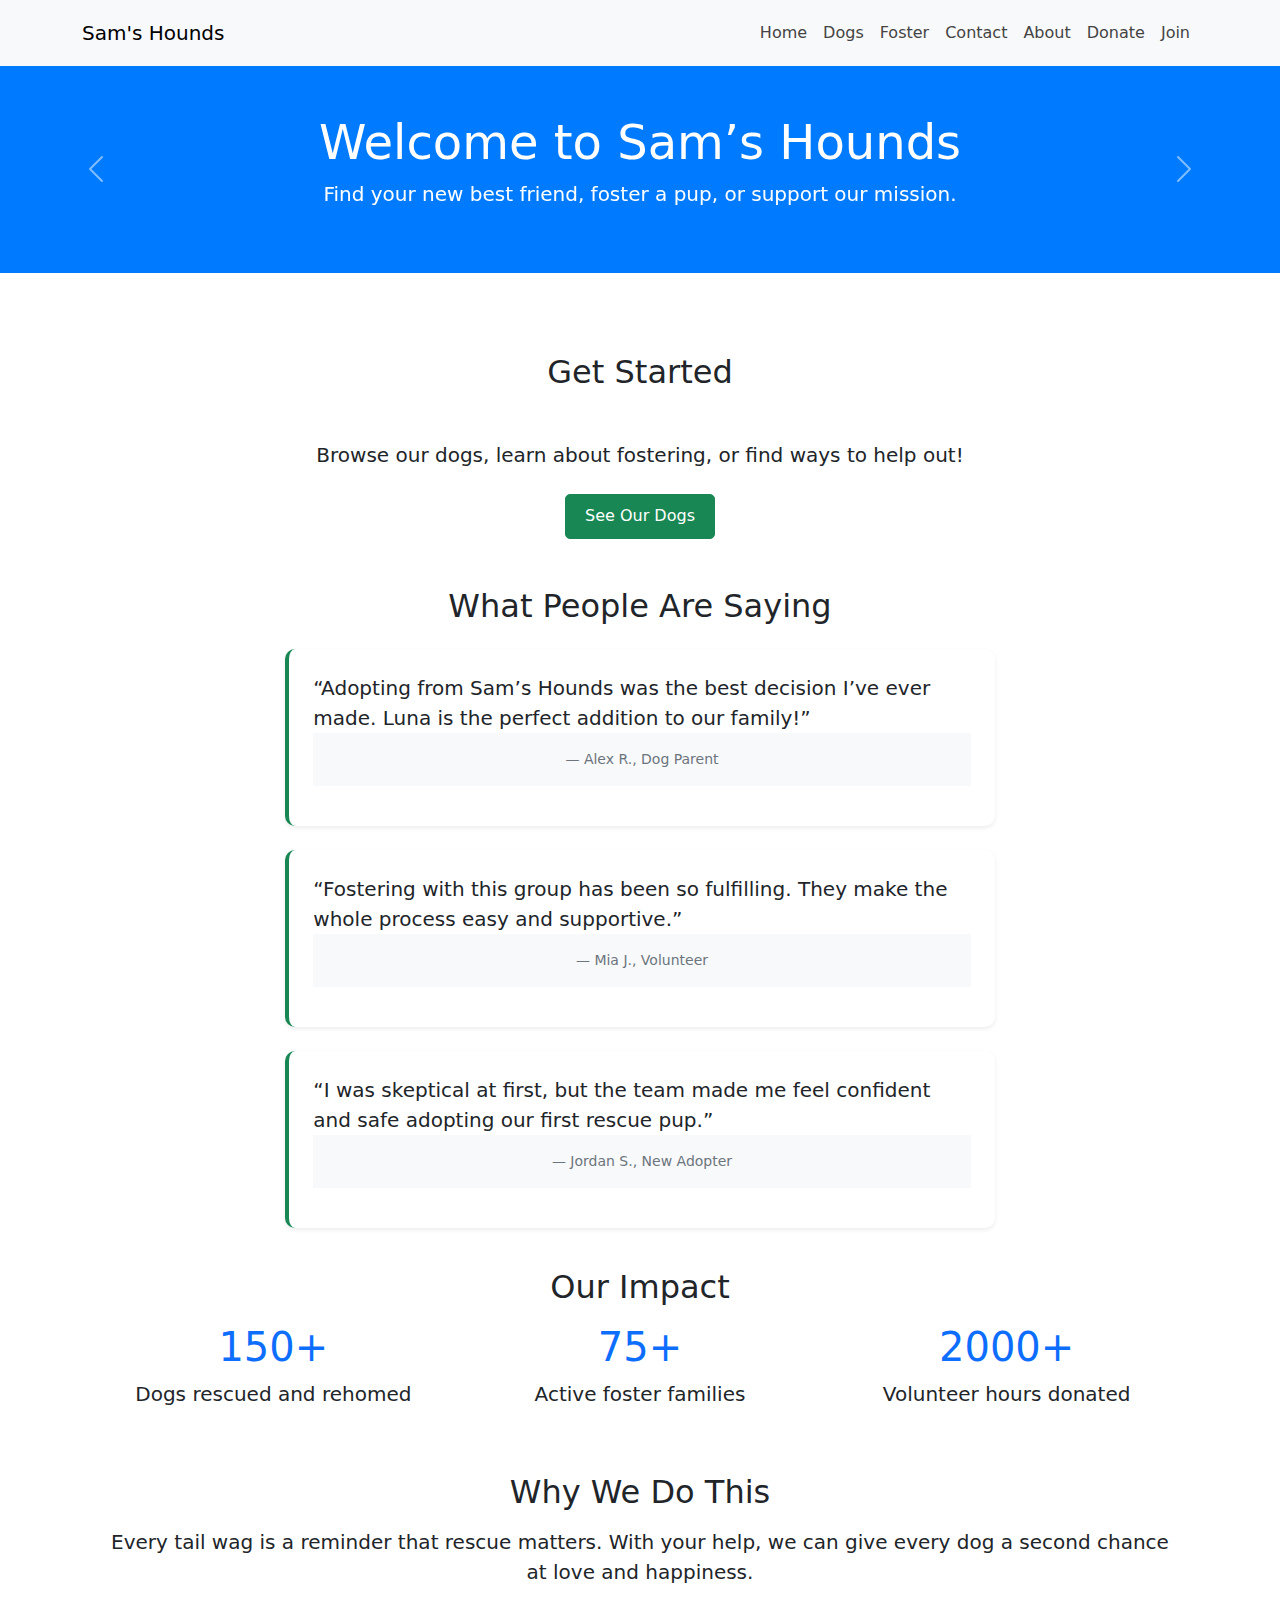
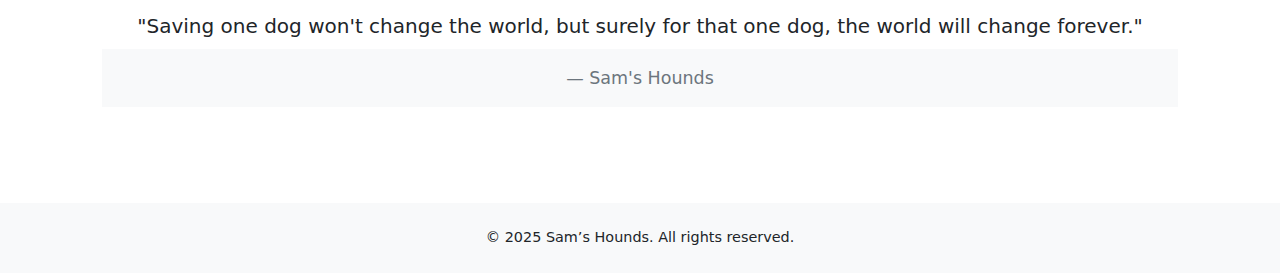
<file: index.html>
<!-- adapted this code from ChatGPT and Bootstrap documentation -->
<!DOCTYPE html>
<html lang="en">
<head>
  <meta charset="UTF-8" />
  <meta name="viewport" content="width=device-width, initial-scale=1.0" />
  <title>Sam's Hounds</title>

  <!-- Bootstrap CSS -->
  <link href="https://cdn.jsdelivr.net/npm/bootstrap@5.3.0/dist/css/bootstrap.min.css" rel="stylesheet" />
  <link rel="stylesheet" href="style.css" />

  <style>
    /* Background image */
    body {
      background-image: url('https://www.travelandleisure.com/thmb/k8XtvMdZYniqxtQYS--CisfbIp0=/1500x0/filters:no_upscale():max_bytes(150000):strip_icc()/TAL-header-wildflowers-crested-butte-colorado-COFLOWERS0424-a35f8aa3de75417ca1a98417835c2a58.jpg');
      background-size: cover;
      background-position: center;
      background-repeat: no-repeat;
      background-attachment: fixed;
    }

    .overlay {
      background-color: rgba(255, 255, 255, 0.85);
      padding: 2rem;
      border-radius: 10px;
    }

    .testimonial-card {
      background: white;
      border-left: 4px solid #198754;
      padding: 1.5rem;
      border-radius: 10px;
      margin-bottom: 1.5rem;
    }
  </style>
</head>
<body>

  <!-- Navbar -->
  <nav class="navbar navbar-expand-lg navbar-light bg-light">
    <div class="container">
      <a class="navbar-brand" href="index.html">Sam's Hounds</a>
      <button class="navbar-toggler" type="button" data-bs-toggle="collapse" data-bs-target="#navbarNav">
        <span class="navbar-toggler-icon"></span>
      </button>
      <div class="collapse navbar-collapse" id="navbarNav">
        <ul class="navbar-nav ms-auto">
          <li class="nav-item"><a class="nav-link" href="index.html">Home</a></li>
          <li class="nav-item"><a class="nav-link" href="dogs.html">Dogs</a></li>
          <li class="nav-item"><a class="nav-link" href="foster.html">Foster</a></li>
          <li class="nav-item"><a class="nav-link" href="contact.html">Contact</a></li>
          <li class="nav-item"><a class="nav-link" href="about.html">About</a></li>
          <li class="nav-item"><a class="nav-link" href="donate.html">Donate</a></li>
          <li class="nav-item"><a class="nav-link" href="join.html">Join</a></li>
        </ul>
      </div>
    </div>
  </nav>

  <!-- Hero Carousel Section -->
  <div id="heroCarousel" class="carousel slide" data-bs-ride="carousel">
    <div class="carousel-inner text-white text-center" style="background-color: #007bff;">
      <div class="carousel-item active py-5">
        <h1 class="display-5">Welcome to Sam’s Hounds</h1>
        <p class="lead">Find your new best friend, foster a pup, or support our mission.</p>
      </div>
      <div class="carousel-item py-5">
        <h1 class="display-5">Over 150 Dogs Rehomed!</h1>
        <p class="lead">Join our community of adopters and fosters changing lives.</p>
      </div>
      <div class="carousel-item py-5">
        <h1 class="display-5">Volunteer. Foster. Donate.</h1>
        <p class="lead">Every action makes a tail wag. Get involved today!</p>
      </div>
    </div>

    <!-- Carousel controls -->
    <button class="carousel-control-prev" type="button" data-bs-target="#heroCarousel" data-bs-slide="prev">
      <span class="carousel-control-prev-icon"></span>
    </button>
    <button class="carousel-control-next" type="button" data-bs-target="#heroCarousel" data-bs-slide="next">
      <span class="carousel-control-next-icon"></span>
    </button>
  </div>

  <!-- Main Content Overlay -->
  <main class="container my-5 overlay">
    
    <!-- Get Started -->
    <section class="text-center mb-5">
      <h2 class="mb-5">Get Started</h2>
      <p class="mb-4 fs-5">Browse our dogs, learn about fostering, or find ways to help out!</p>
      <a href="dogs.html" class="btn btn-success btn-lg">See Our Dogs</a>
    </section>

    <!-- Testimonials -->
    <section class="mb-3">
      <h2 class="text-center mb-4">What People Are Saying</h2>
      <div class="row justify-content-center">
        <div class="col-md-8">
          <div class="testimonial-card shadow-sm">
            <p class="fs-5">“Adopting from Sam’s Hounds was the best decision I’ve ever made. Luna is the perfect addition to our family!”</p>
            <footer class="blockquote-footer">Alex R., Dog Parent</footer>
          </div>
          <div class="testimonial-card shadow-sm">
            <p class="fs-5">“Fostering with this group has been so fulfilling. They make the whole process easy and supportive.”</p>
            <footer class="blockquote-footer">Mia J., Volunteer</footer>
          </div>
          <div class="testimonial-card shadow-sm">
            <p class="fs-5">“I was skeptical at first, but the team made me feel confident and safe adopting our first rescue pup.”</p>
            <footer class="blockquote-footer">Jordan S., New Adopter</footer>
          </div>
        </div>
      </div>
    </section>

    <!-- Our Impact -->
    <section class="text-center mb-5">
      <h2 class="mb-3">Our Impact</h2>
      <div class="row justify-content-center">
        <div class="col-md-4">
          <h3 class="text-primary display-6">150+</h3>
          <p class="fs-5">Dogs rescued and rehomed</p>
        </div>
        <div class="col-md-4">
          <h3 class="text-primary display-6">75+</h3>
          <p class="fs-5">Active foster families</p>
        </div>
        <div class="col-md-4">
          <h3 class="text-primary display-6">2000+</h3>
          <p class="fs-5">Volunteer hours donated</p>
        </div>
      </div>
    </section>

    <!-- Why We Do This -->
    <section class="text-center">
      <h2 class="mb-3">Why We Do This</h2>
      <p class="fs-5">Every tail wag is a reminder that rescue matters. With your help, we can give every dog a second chance at love and happiness.</p>
      <blockquote class="blockquote mt-4">
        <p class="mb-1">"Saving one dog won't change the world, but surely for that one dog, the world will change forever."</p>
        <footer class="blockquote-footer mt-2">Sam's Hounds</footer>
      </blockquote>
    </section>
  </main>

  <!-- Footer -->
  <footer class="bg-light text-center py-4">
    <div class="container">
      <p class="mb-0">&copy; 2025 Sam’s Hounds. All rights reserved.</p>
    </div>
  </footer>

  <!-- Bootstrap JS -->
  <script src="https://cdn.jsdelivr.net/npm/bootstrap@5.3.0/dist/js/bootstrap.bundle.min.js"></script>
</body>
</html>
</file>
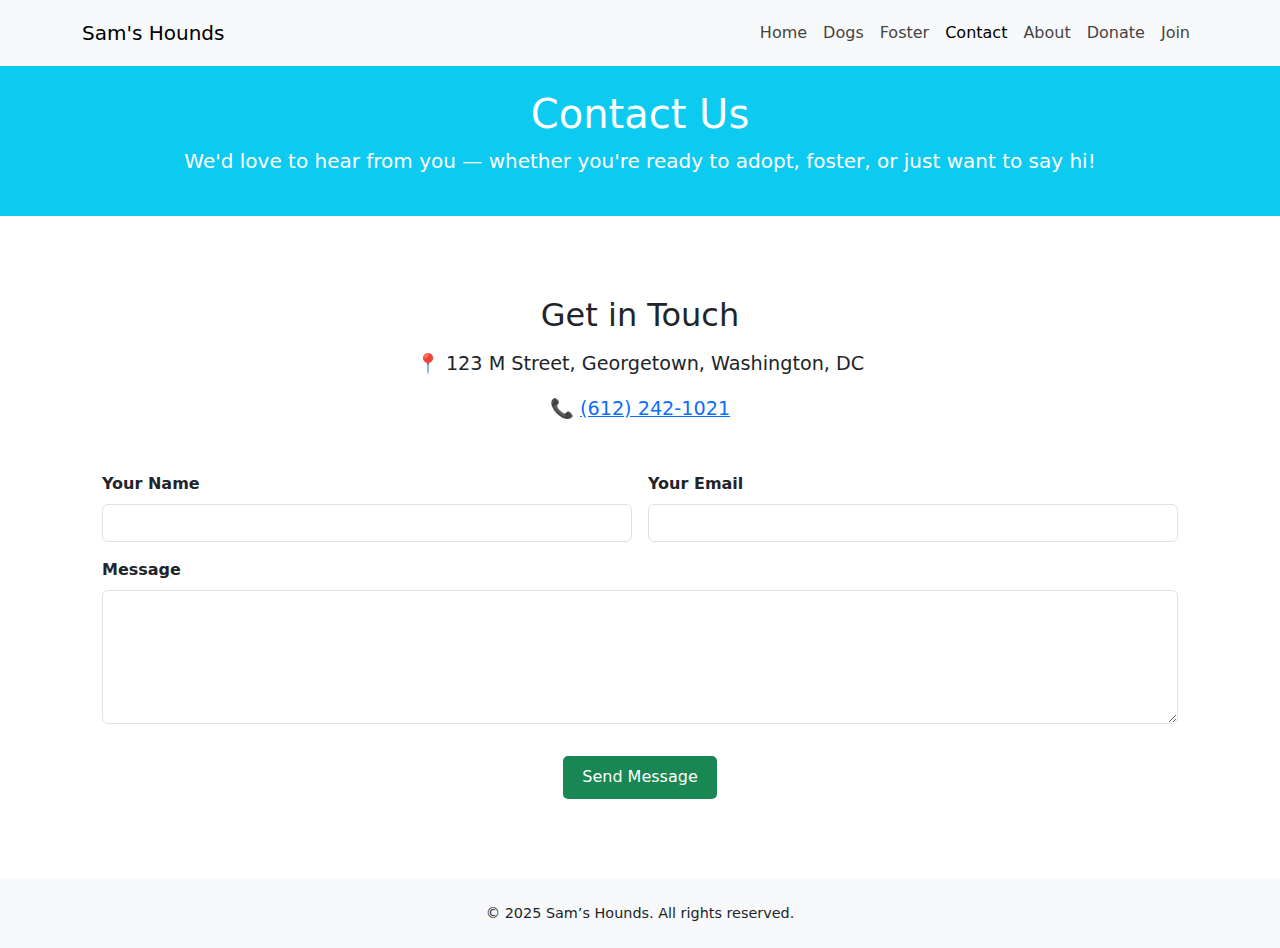
<file: contact.html>
<!-- adapted this code from ChatGPT and Bootstrap documentation -->
<!DOCTYPE html>
<html lang="en">
<head>
  <meta charset="UTF-8" />
  <meta name="viewport" content="width=device-width, initial-scale=1.0" />
  <title>Contact Us | Sam's Hounds</title>

  <!-- Bootstrap CSS -->
  <link href="https://cdn.jsdelivr.net/npm/bootstrap@5.3.0/dist/css/bootstrap.min.css" rel="stylesheet" />
  <link rel="stylesheet" href="style.css" />

  <style>
    html, body {
      height: 100%; }

    body {
      display: flex;
      flex-direction: column;
      background-image: url('https://childrensmuseumtucson.org/wp-content/uploads/2024/02/flower-garden-bokeh-soft-light-abstract-background-eps-10-illustration-bokeh-particles-background-decoration-vector.jpg');
      background-size: cover;
      background-position: center;
      background-repeat: no-repeat;
      background-attachment: fixed; }

    main {
      flex: 1;}

    .overlay {
      background-color: rgba(255, 255, 255, 0.88);
      padding: 2rem;
      border-radius: 12px;}

    .form-label {
      font-weight: 600; }

    .contact-info {
      font-size: 1.2rem; }

    .btn-primary {
      background-color: #198754;
      border-color: #198754; }

    .btn-primary:hover {
      background-color: #157347;
      border-color: #157347; }
  </style>
</head>
<body>

  <!-- Navbar -->
  <nav class="navbar navbar-expand-lg navbar-light bg-light">
    <div class="container">
      <a class="navbar-brand" href="index.html">Sam's Hounds</a>
      <button class="navbar-toggler" type="button" data-bs-toggle="collapse" data-bs-target="#navbarNav">
        <span class="navbar-toggler-icon"></span>
      </button>
      <div class="collapse navbar-collapse" id="navbarNav">
        <ul class="navbar-nav ms-auto">
          <li class="nav-item"><a class="nav-link" href="index.html">Home</a></li>
          <li class="nav-item"><a class="nav-link" href="dogs.html">Dogs</a></li>
          <li class="nav-item"><a class="nav-link" href="foster.html">Foster</a></li>
          <li class="nav-item"><a class="nav-link active" href="contact.html">Contact</a></li>
          <li class="nav-item"><a class="nav-link" href="about.html">About</a></li>
          <li class="nav-item"><a class="nav-link" href="donate.html">Donate</a></li>
          <li class="nav-item"><a class="nav-link" href="join.html">Join</a></li>
        </ul>
      </div>
    </div>
  </nav>

  <!-- Header -->
  <header class="bg-info text-white text-center py-4">
    <div class="container">
      <h1>Contact Us</h1>
      <p class="lead">We'd love to hear from you — whether you're ready to adopt, foster, or just want to say hi!</p>
    </div>
  </header>

  <!-- Main Content -->
  <main class="container my-5 overlay">

<!-- Contact Info -->
<section class="text-center mb-5">
    <h2 class="mb-3">Get in Touch</h2>
    <p class="contact-info">📍 123 M Street, Georgetown, Washington, DC</p>
    <p class="contact-info">📞 <a href="tel:+16122421021">(612) 242-1021</a></p>
  </section>

    <!-- Contact Form -->
    <section>
      <form action="https://formspree.io/f/mkgjlnpl" method="POST">
        <div class="row g-3">
          <div class="col-md-6">
            <label for="name" class="form-label">Your Name</label>
            <input type="text" id="name" name="name" class="form-control" required />
          </div>
          <div class="col-md-6">
            <label for="email" class="form-label">Your Email</label>
            <input type="email" id="email" name="email" class="form-control" required />
          </div>
          <div class="col-12">
            <label for="message" class="form-label">Message</label>
            <textarea id="message" name="message" rows="5" class="form-control" required></textarea>
          </div>
          <div class="col-12 text-center">
            <button type="submit" class="btn btn-primary btn-lg mt-3">Send Message</button>
          </div>
        </div>
      </form>
    </section>

  </main>

  <!-- Footer -->
  <footer class="bg-light text-center py-4 mt-auto">
    <div class="container">
      <p class="mb-0">&copy; 2025 Sam’s Hounds. All rights reserved.</p>
    </div>
  </footer>

  <!-- Bootstrap JS -->
  <script src="https://cdn.jsdelivr.net/npm/bootstrap@5.3.0/dist/js/bootstrap.bundle.min.js"></script>
</body>
</html>
</file>
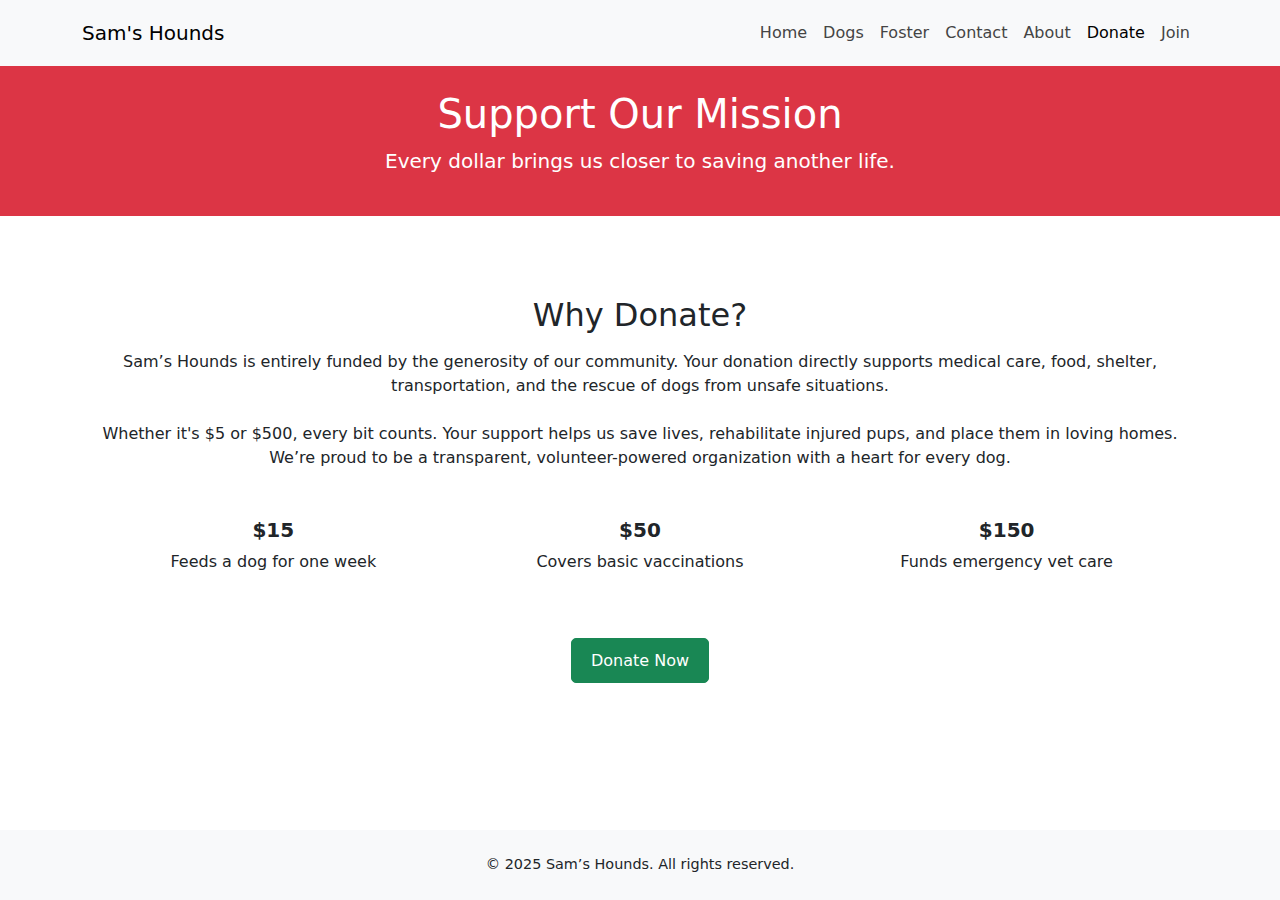
<file: donate.html>
<!DOCTYPE html>
<html lang="en">
<head>
  <meta charset="UTF-8" />
  <meta name="viewport" content="width=device-width, initial-scale=1.0" />
  <title>Donate | Sam's Hounds</title>

  <link href="https://cdn.jsdelivr.net/npm/bootstrap@5.3.0/dist/css/bootstrap.min.css" rel="stylesheet" />
  <link rel="stylesheet" href="style.css" />

  <style>
    html, body {
      height: 100%;}

    body {
      background-image: url('https://img.freepik.com/free-photo/blue-abstract-gradient-wave-wallpaper_53876-108364.jpg?semt=ais_hybrid&w=740');
      background-size: cover;
      background-position: center;
      background-repeat: no-repeat;
      background-attachment: fixed;
      display: flex;
      flex-direction: column; }

    .overlay {
      background-color: rgba(255, 255, 255, 0.9);
      padding: 2rem;
      border-radius: 10px; }

    footer {
      margin-top: auto;}
  </style>
</head>
<body>

  <!-- Navbar -->
  <nav class="navbar navbar-expand-lg navbar-light bg-light">
    <div class="container">
      <a class="navbar-brand" href="index.html">Sam's Hounds</a>
      <button class="navbar-toggler" type="button" data-bs-toggle="collapse" data-bs-target="#navbarNav">
        <span class="navbar-toggler-icon"></span>
      </button>
      <div class="collapse navbar-collapse" id="navbarNav">
        <ul class="navbar-nav ms-auto">
          <li class="nav-item"><a class="nav-link" href="index.html">Home</a></li>
          <li class="nav-item"><a class="nav-link" href="dogs.html">Dogs</a></li>
          <li class="nav-item"><a class="nav-link" href="foster.html">Foster</a></li>
          <li class="nav-item"><a class="nav-link" href="contact.html">Contact</a></li>
          <li class="nav-item"><a class="nav-link" href="about.html">About</a></li>
          <li class="nav-item"><a class="nav-link active" href="donate.html">Donate</a></li>
          <li class="nav-item"><a class="nav-link" href="join.html">Join</a></li>
        </ul>
      </div>
    </div>
  </nav>

  <!-- Hero -->
  <header class="bg-danger text-white text-center py-4">
    <div class="container">
      <h1>Support Our Mission</h1>
      <p class="lead">Every dollar brings us closer to saving another life.</p>
    </div>
  </header>

  <!-- Main Content -->
  <main class="container my-5 overlay">
    
    <!-- Why Donate -->
    <section class="text-center mb-5">
      <h2 class="mb-3">Why Donate?</h2>
      <p class="mb-4">
        Sam’s Hounds is entirely funded by the generosity of our community. Your donation directly supports medical care,
        food, shelter, transportation, and the rescue of dogs from unsafe situations.
      </p>
      <p>
        Whether it's $5 or $500, every bit counts. Your support helps us save lives, rehabilitate injured pups, and place them in loving homes.
        We’re proud to be a transparent, volunteer-powered organization with a heart for every dog.
      </p>
    </section>

    <!-- Donation Tiers -->
    <section class="row text-center mb-5">
      <div class="col-md-4">
        <h5 class="fw-bold">$15</h5>
        <p>Feeds a dog for one week</p>
      </div>
      <div class="col-md-4">
        <h5 class="fw-bold">$50</h5>
        <p>Covers basic vaccinations</p>
      </div>
      <div class="col-md-4">
        <h5 class="fw-bold">$150</h5>
        <p>Funds emergency vet care</p>
      </div>
    </section>

    <!-- Donate Button -->
    <div class="text-center">
      <a href="contact.html" class="btn btn-success btn-lg">Donate Now</a>
    </div>

  </main>

  <!-- Footer -->
  <footer class="bg-light text-center py-4">
    <div class="container">
      <p class="mb-0">&copy; 2025 Sam’s Hounds. All rights reserved.</p>
    </div>
  </footer>

  <script src="https://cdn.jsdelivr.net/npm/bootstrap@5.3.0/dist/js/bootstrap.bundle.min.js"></script>
</body>
</html>
</file>
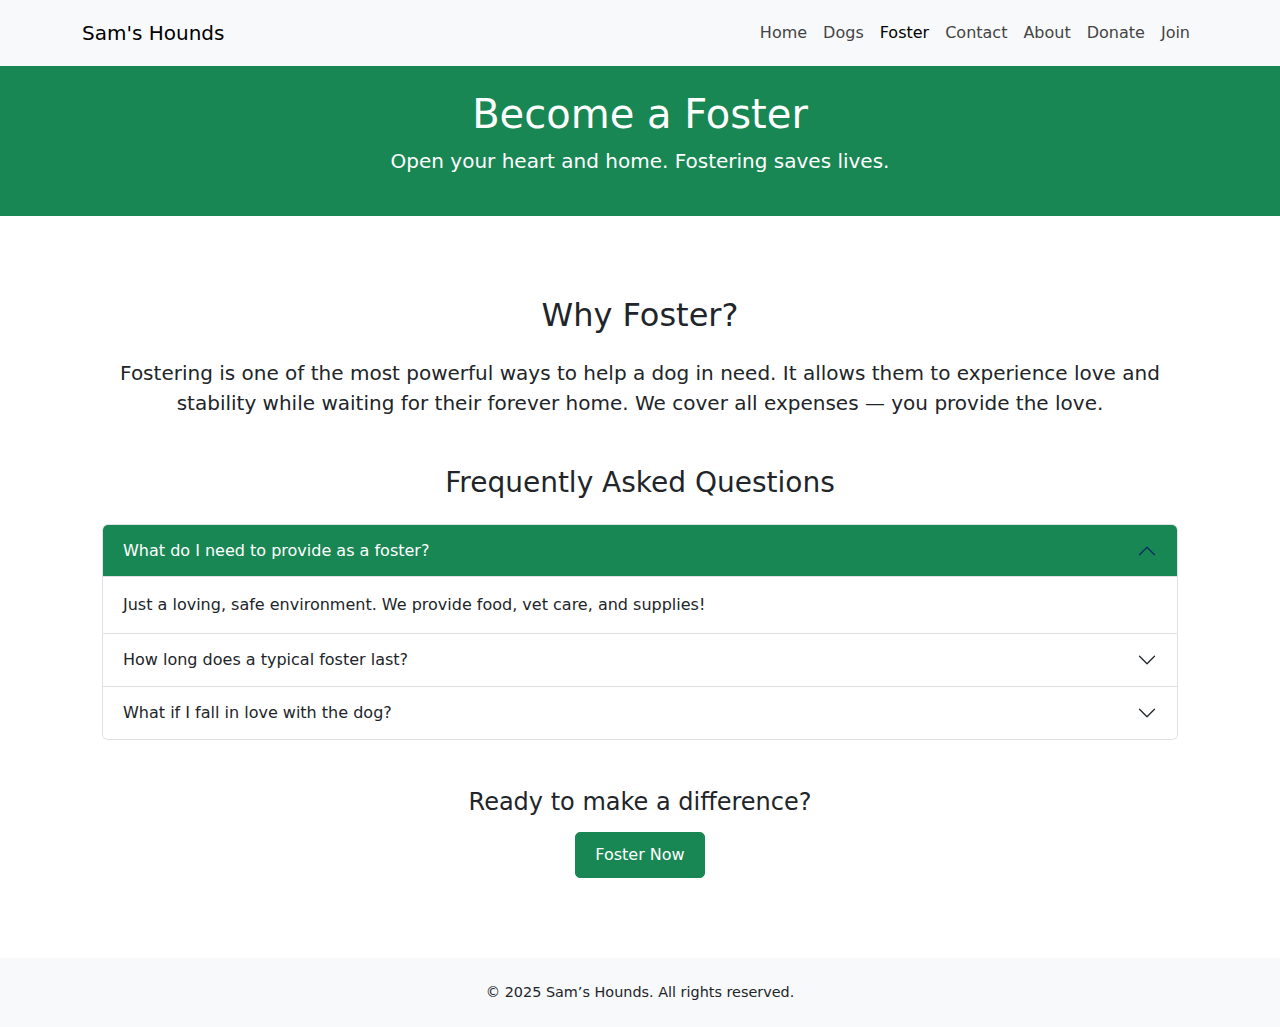
<file: foster.html>
<!-- adapted this code from ChatGPT and Bootstrap documentation -->
<!DOCTYPE html>
<html lang="en">
<head>
  <meta charset="UTF-8" />
  <meta name="viewport" content="width=device-width, initial-scale=1.0" />
  <title>Foster a Dog | Sam's Hounds</title>

  <!-- Bootstrap CSS -->
  <link href="https://cdn.jsdelivr.net/npm/bootstrap@5.3.0/dist/css/bootstrap.min.css" rel="stylesheet" />
  <link rel="stylesheet" href="style.css" />

  <style>
    html, body {
      height: 100%; }

    body {
      display: flex;
      flex-direction: column;
      background-image: url('https://images.pexels.com/photos/255379/pexels-photo-255379.jpeg?cs=srgb&dl=pexels-padrinan-255379.jpg&fm=jpg');
      background-size: cover;
      background-position: center;
      background-repeat: no-repeat;
      background-attachment: fixed;}

    main {
      flex: 1; }

    .overlay {
      background-color: rgba(255, 255, 255, 0.88);
      padding: 2rem;
      border-radius: 12px; }

    .accordion-button:not(.collapsed) {
      background-color: #198754;
      color: white;}

    .accordion-button:focus {
      box-shadow: none; }
  </style>
</head>
<body>

  <!-- Navbar -->
  <nav class="navbar navbar-expand-lg navbar-light bg-light">
    <div class="container">
      <a class="navbar-brand" href="index.html">Sam's Hounds</a>
      <button class="navbar-toggler" type="button" data-bs-toggle="collapse" data-bs-target="#navbarNav">
        <span class="navbar-toggler-icon"></span>
      </button>
      <div class="collapse navbar-collapse" id="navbarNav">
        <ul class="navbar-nav ms-auto">
          <li class="nav-item"><a class="nav-link" href="index.html">Home</a></li>
          <li class="nav-item"><a class="nav-link" href="dogs.html">Dogs</a></li>
          <li class="nav-item"><a class="nav-link active" href="foster.html">Foster</a></li>
          <li class="nav-item"><a class="nav-link" href="contact.html">Contact</a></li>
          <li class="nav-item"><a class="nav-link" href="about.html">About</a></li>
          <li class="nav-item"><a class="nav-link" href="donate.html">Donate</a></li>
          <li class="nav-item"><a class="nav-link" href="join.html">Join</a></li>
        </ul>
      </div>
    </div>
  </nav>

  <!-- Header -->
  <header class="bg-success text-white text-center py-4">
    <div class="container">
      <h1>Become a Foster</h1>
      <p class="lead">Open your heart and home. Fostering saves lives.</p>
    </div>
  </header>

  <!-- Main Content -->
  <main class="container my-5 overlay">

    <!-- Intro -->
    <section class="mb-5">
      <h2 class="text-center mb-4">Why Foster?</h2>
      <p class="fs-5 text-center">
        Fostering is one of the most powerful ways to help a dog in need. It allows them to experience love and stability
        while waiting for their forever home. We cover all expenses — you provide the love.
      </p>
    </section>

    <!-- Accordion FAQ -->
    <section class="mb-5">
      <h3 class="text-center mb-4">Frequently Asked Questions</h3>
      <div class="accordion" id="fosterFAQ">

        <div class="accordion-item">
          <h2 class="accordion-header" id="q1">
            <button class="accordion-button" type="button" data-bs-toggle="collapse" data-bs-target="#a1">
              What do I need to provide as a foster?
            </button>
          </h2>
          <div id="a1" class="accordion-collapse collapse show" data-bs-parent="#fosterFAQ">
            <div class="accordion-body">
              Just a loving, safe environment. We provide food, vet care, and supplies!
            </div>
          </div>
        </div>

        <div class="accordion-item">
          <h2 class="accordion-header" id="q2">
            <button class="accordion-button collapsed" type="button" data-bs-toggle="collapse" data-bs-target="#a2">
              How long does a typical foster last?
            </button>
          </h2>
          <div id="a2" class="accordion-collapse collapse" data-bs-parent="#fosterFAQ">
            <div class="accordion-body">
              It can range from a few days to a few weeks, depending on the dog and your availability.
            </div>
          </div>
        </div>

        <div class="accordion-item">
          <h2 class="accordion-header" id="q3">
            <button class="accordion-button collapsed" type="button" data-bs-toggle="collapse" data-bs-target="#a3">
              What if I fall in love with the dog?
            </button>
          </h2>
          <div id="a3" class="accordion-collapse collapse" data-bs-parent="#fosterFAQ">
            <div class="accordion-body">
              That’s called a “foster fail” — and we fully support it. You’re welcome to adopt!
            </div>
          </div>
        </div>

      </div>
    </section>

    <!-- Call to Action -->
    <section class="text-center">
      <h4 class="mb-3">Ready to make a difference?</h4>
      <a href="contact.html" class="btn btn-success btn-lg">Foster Now</a>
    </section>

  </main>

  <!-- Footer -->
  <footer class="bg-light text-center py-4 mt-auto">
    <div class="container">
      <p class="mb-0">&copy; 2025 Sam’s Hounds. All rights reserved.</p>
    </div>
  </footer>

  <!-- Bootstrap JS -->
  <script src="https://cdn.jsdelivr.net/npm/bootstrap@5.3.0/dist/js/bootstrap.bundle.min.js"></script>
</body>
</html>
</file>
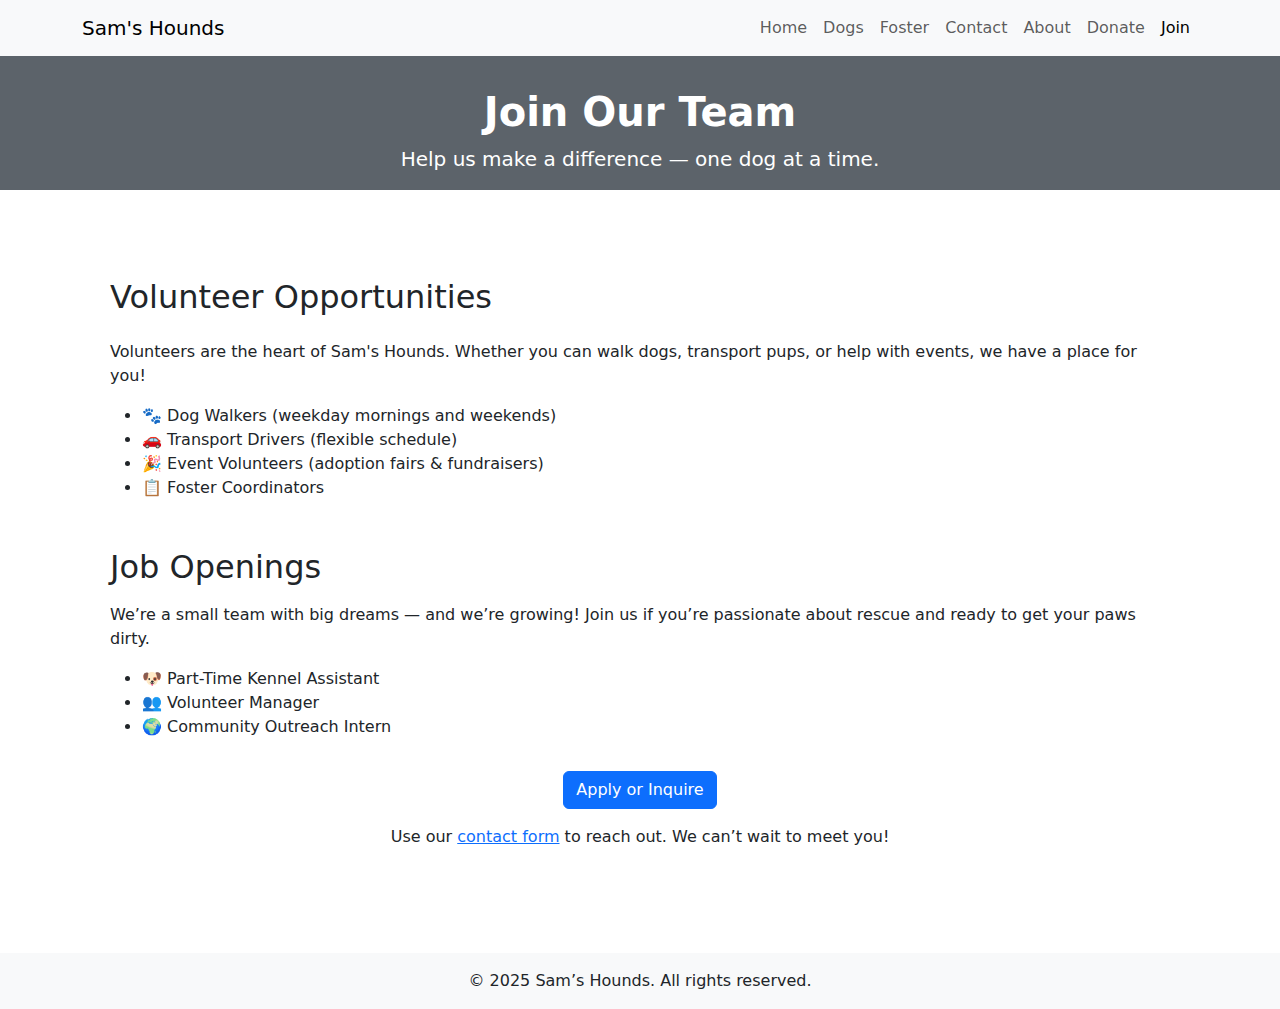
<file: join.html>
<!DOCTYPE html>
<html lang="en">
<head>
  <meta charset="UTF-8" />
  <meta name="viewport" content="width=device-width, initial-scale=1.0"/>
  <title>Join | Sam's Hounds</title>

  <!-- Bootstrap CSS -->
  <link href="https://cdn.jsdelivr.net/npm/bootstrap@5.3.0/dist/css/bootstrap.min.css" rel="stylesheet" />

  <style>
    body {
      background-image: url('https://wallpaperset.com/w/full/c/0/4/66027.jpg');
      background-size: cover;
      background-position: center;
      background-attachment: fixed; }

    .overlay {
      background-color: rgba(255, 255, 255, 0.88);
      padding: 2.5rem;
      border-radius: 1rem;
      margin-bottom: 3rem; }

    .hero {
      background-color: #5c636a;
      color: white;
      padding: 2rem 0 1rem;
      text-align: center; }

    .btn-primary {
      margin-top: 1rem; }
  </style>
</head>
<body>

  <!-- Navbar -->
  <nav class="navbar navbar-expand-lg navbar-light bg-light">
    <div class="container">
      <a class="navbar-brand" href="index.html">Sam's Hounds</a>
      <button class="navbar-toggler" type="button" data-bs-toggle="collapse" data-bs-target="#navbarNav">
        <span class="navbar-toggler-icon"></span>
      </button>
      <div class="collapse navbar-collapse" id="navbarNav">
        <ul class="navbar-nav ms-auto">
          <li class="nav-item"><a class="nav-link" href="index.html">Home</a></li>
          <li class="nav-item"><a class="nav-link" href="dogs.html">Dogs</a></li>
          <li class="nav-item"><a class="nav-link" href="foster.html">Foster</a></li>
          <li class="nav-item"><a class="nav-link" href="contact.html">Contact</a></li>
          <li class="nav-item"><a class="nav-link" href="about.html">About</a></li>
          <li class="nav-item"><a class="nav-link" href="donate.html">Donate</a></li>
          <li class="nav-item"><a class="nav-link active" href="join.html">Join</a></li>
        </ul>
      </div>
    </div>
  </nav>

  <!-- Hero Section -->
  <header class="hero">
    <div class="container">
      <h1 class="fw-bold">Join Our Team</h1>
      <p class="lead mb-0">Help us make a difference — one dog at a time.</p>
    </div>
  </header>

  <!-- Main Content -->
  <main class="container my-5 overlay">
    <h2 class="mb-4">Volunteer Opportunities</h2>
    <p>Volunteers are the heart of Sam's Hounds. Whether you can walk dogs, transport pups, or help with events, we have a place for you!</p>
    <ul>
      <li>🐾 Dog Walkers (weekday mornings and weekends)</li>
      <li>🚗 Transport Drivers (flexible schedule)</li>
      <li>🎉 Event Volunteers (adoption fairs & fundraisers)</li>
      <li>📋 Foster Coordinators</li>
    </ul>

    <h2 class="mt-5 mb-3">Job Openings</h2>
    <p>We’re a small team with big dreams — and we’re growing! Join us if you’re passionate about rescue and ready to get your paws dirty.</p>
    <ul>
      <li>🐶 Part-Time Kennel Assistant</li>
      <li>👥 Volunteer Manager</li>
      <li>🌍 Community Outreach Intern</li>
    </ul>

    <div class="text-center">
      <a href="contact.html" class="btn btn-primary">Apply or Inquire</a>
      <p class="mt-3">Use our <a href="contact.html">contact form</a> to reach out. We can’t wait to meet you!</p>
    </div>
  </main>

  <!-- Footer -->
  <footer class="bg-light text-center py-3">
    <div class="container">
      <p class="mb-0">&copy; 2025 Sam’s Hounds. All rights reserved.</p>
    </div>
  </footer>

  <!-- Bootstrap JS -->
  <script src="https://cdn.jsdelivr.net/npm/bootstrap@5.3.0/dist/js/bootstrap.bundle.min.js"></script>
</body>
</html>
</file>
<file: style.css>
/* === Buttons === */
  .btn {
    border-radius: 5px;
    padding: 0.6rem 1.2rem;
    font-size: 1rem;
    font-weight: 500;
    transition: all 0.2s ease;
  }
  
  .btn:hover {
    opacity: 0.9;
  }
  
  .btn-primary {
    background-color: #198754;
    color: white;
    border: none;
  }
  
  .btn-primary:hover {
    background-color: #146c43;
  }
  
  /* === Cards / Testimonials === */
  .testimonial-card,
  .card {
    background: white;
    border-left: 4px solid #198754;
    padding: 1.5rem;
    border-radius: 10px;
    margin-bottom: 1.5rem;
    box-shadow: 0 2px 8px rgba(0, 0, 0, 0.05);
  }
  
  .card-title {
    font-weight: 600;
    font-size: 1.25rem;
  }
  
  .card-text {
    font-size: 0.95rem;
    color: #555;
  }
  
  /* === Footer === */
  footer {
    background-color: #f8f9fa;
    padding: 1rem;
    text-align: center;
    font-size: 0.9rem;
  }
  
  /* === Navigation === */
  .navbar {
    padding: 0.8rem 1rem;
  }
  
  .navbar-light .nav-link {
    color: #444;
  }
  
  .navbar-light .nav-link:hover {
    color: #198754;
  }
</file>
